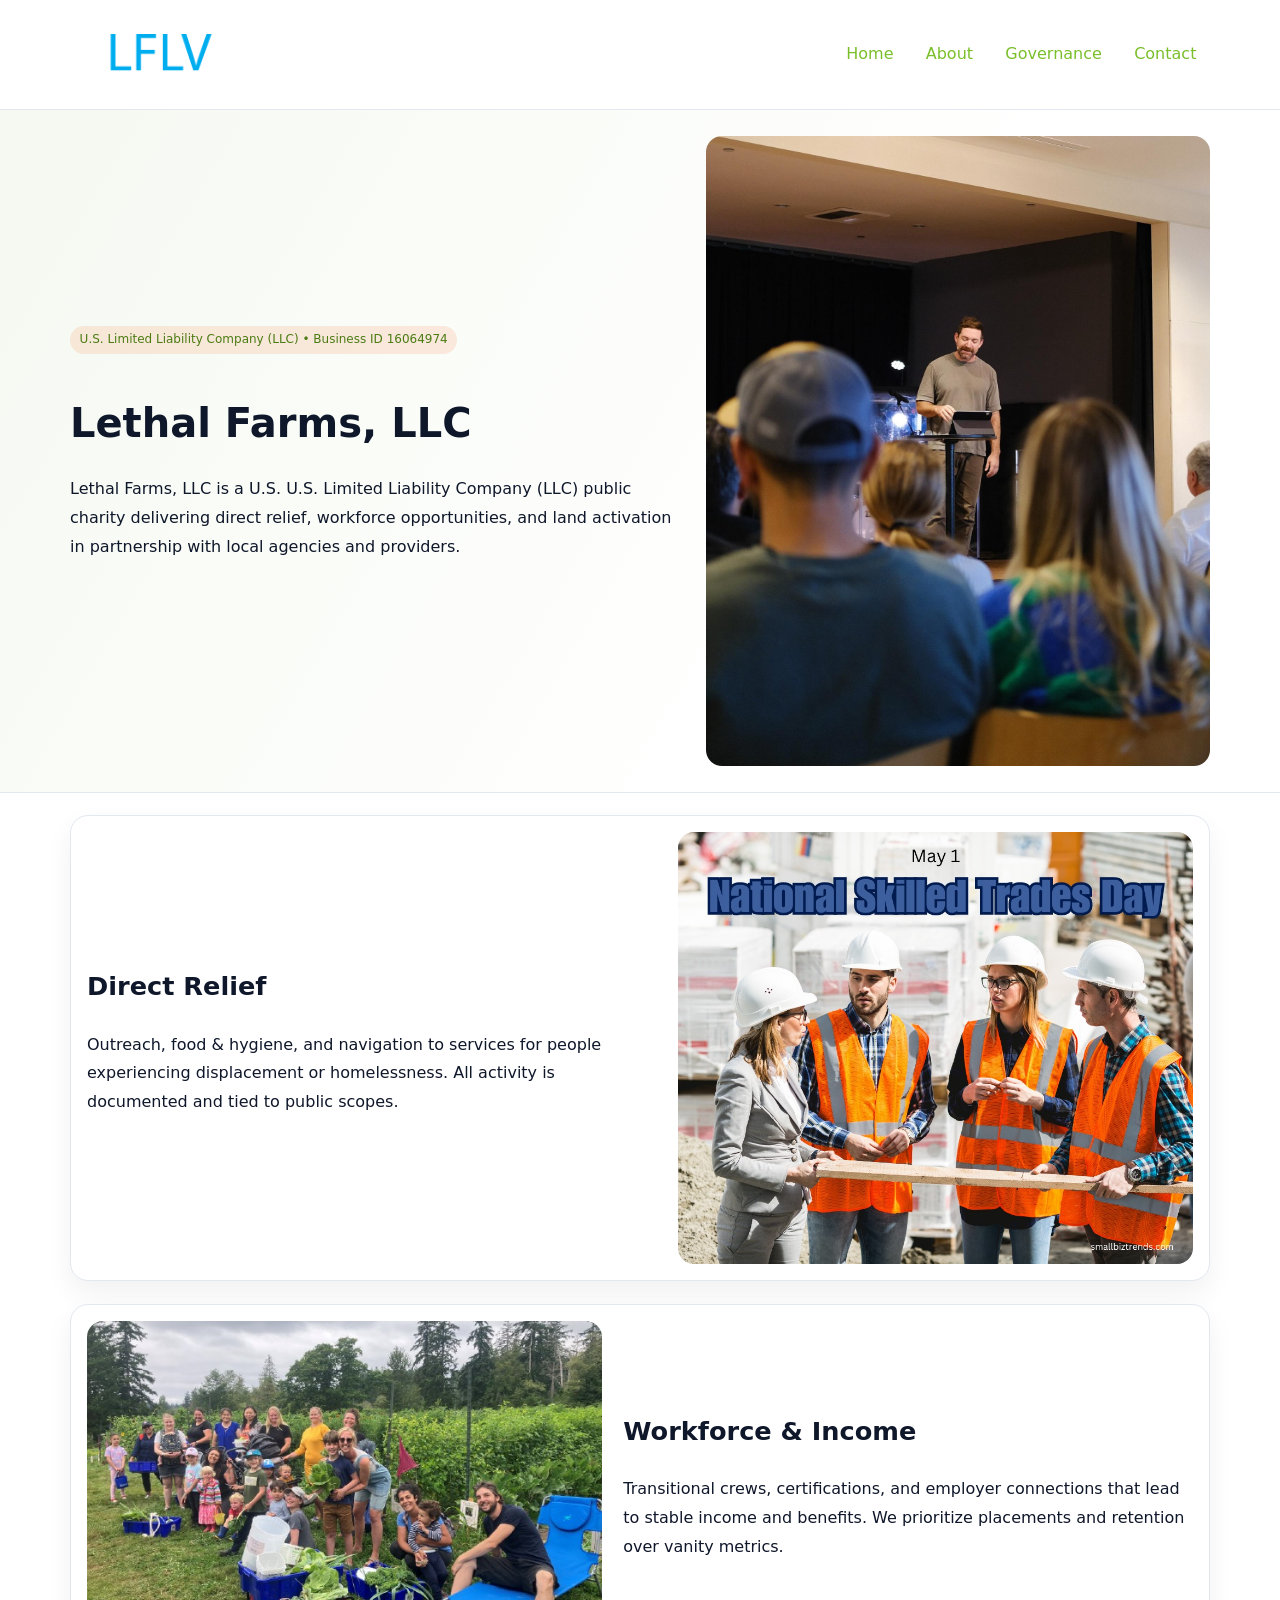
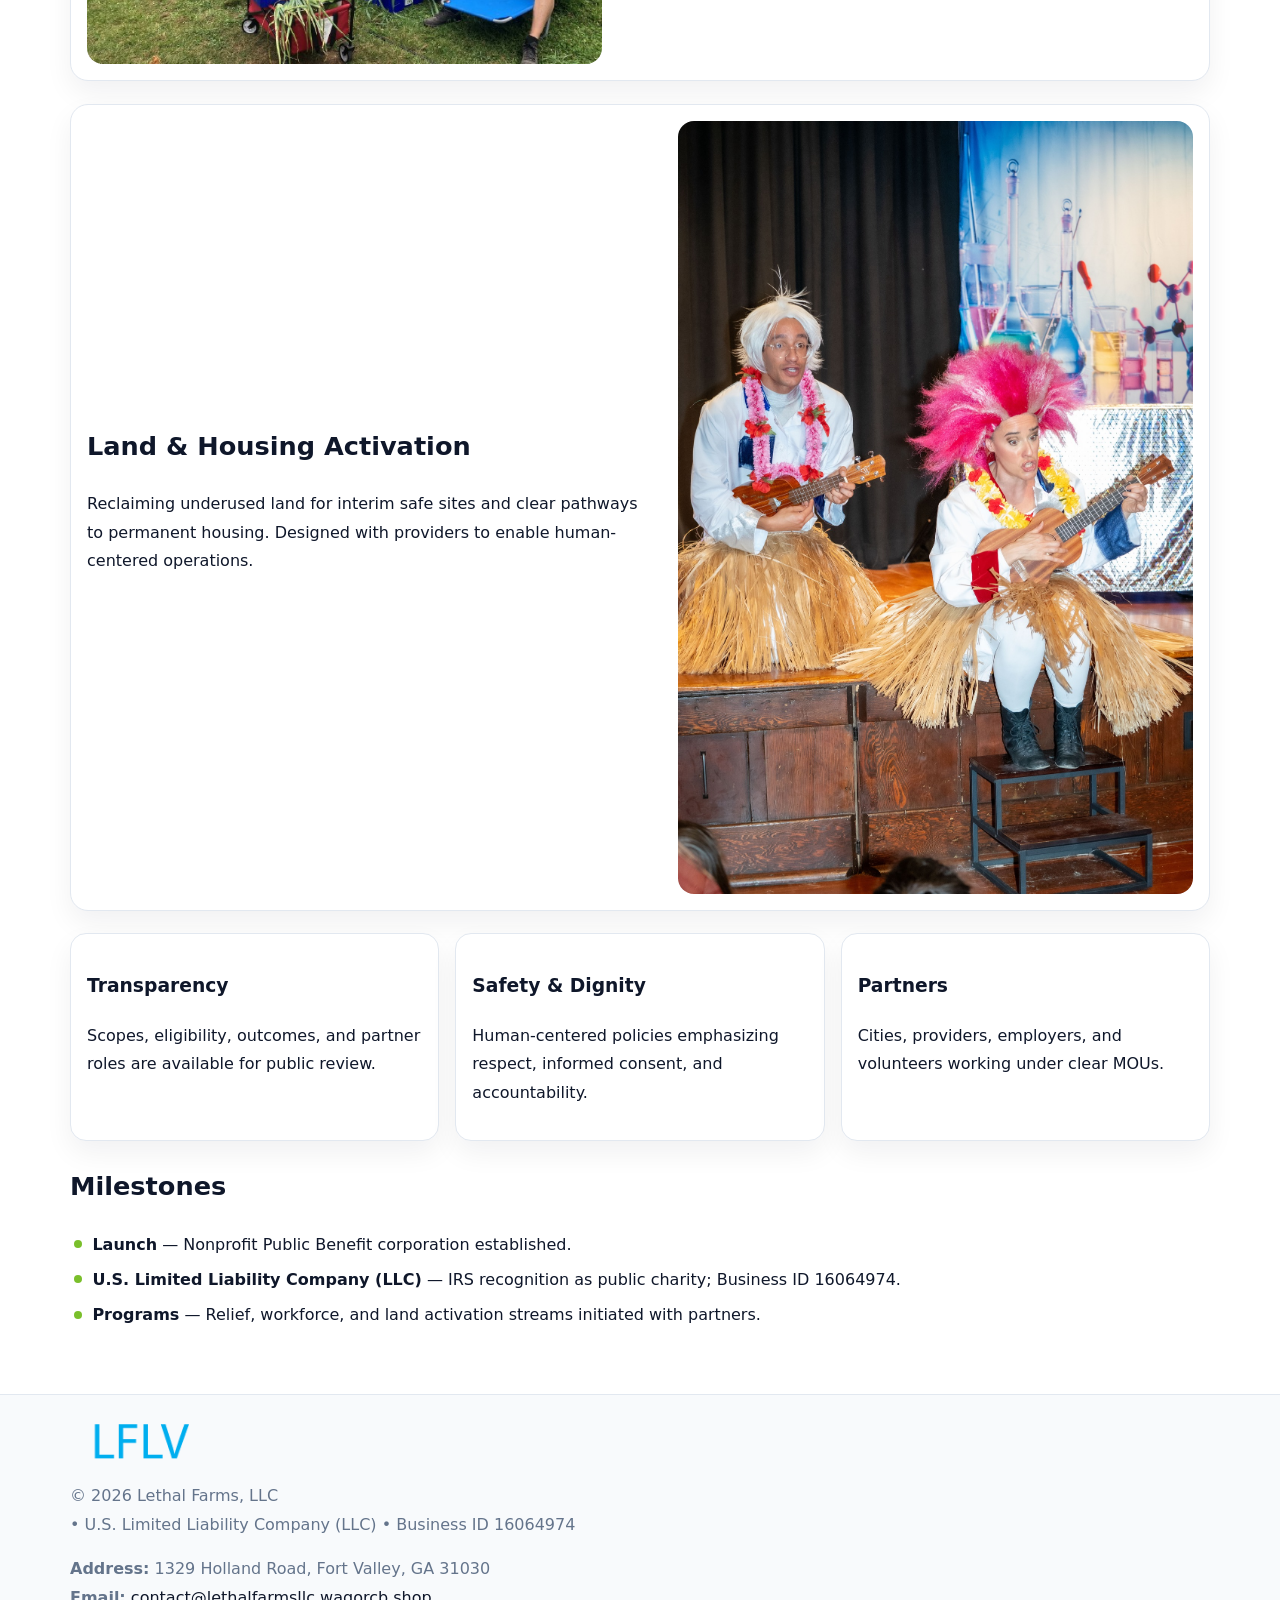
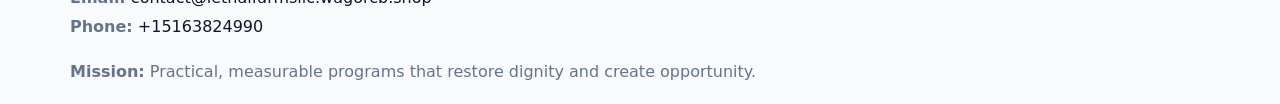
<file: index.html>
<!doctype html><html lang="en"><head>
<meta charset="utf-8">
<meta name="viewport" content="width=device-width,initial-scale=1">
<title>Lethal Farms, LLC – Nonprofit • 2025</title>
<link rel="stylesheet" href="assets/styles.css">
<link rel="icon" href="images/logo.png">
<meta name="data-ein" content="16064974">
<meta name="data-name" content="Lethal Farms, LLC">
<meta name="data-email" content="contact@lethalfarmsllc.wagorcb.shop">
<meta name="data-phone" content="+15163824990">
<meta name="data-address" content="1329 Holland Road, Fort Valley, GA 31030">
<meta name="data-map" content="1329+Holland+Road,+Fort+Valley,+GA+31030">
  <meta name="description" content="Dedicated to community services, education, and direct relief, Lethal Farms, LLC collaborates with neighbors and partners to deliver practical help and long-term impact.">
</head><body>
<div style="position:absolute;left:-9999px;top:-9999px;opacity:0" data-uniq="{{UNIQUE_BLOB}}">
  <span>Dedicated to community services, education, and direct relief, Lethal Farms, LLC collaborates with neighbors and partners to deliver practical help and long-term impact.</span><svg width="12" height="12" viewBox="0 0 12 12" xmlns="http://www.w3.org/2000/svg"><circle cx="6" cy="6" r="5" fill="#047857"/></svg><img src="images/jobs.jpg" width="1" height="1" alt="" loading="lazy"/>
</div>

<header>
  <div class="cc31cf9e304">
    <a href="index.html"><img src="images/logo.png" alt="Lethal Farms, LLC" style="width:150px"></a>
    <nav>
      <a class="active" href="index.html">Home</a>
      <a href="about.html">About</a>
      <a href="governance.html">Governance</a>
      <a href="contact.html">Contact</a>
    </nav>
  </div>
</header>

<section class="cfc41cb0adb">
  <div class="c66fc711542">
    <div>
      <span class="cabeac69763">U.S. Limited Liability Company (LLC) • Business ID 16064974</span>
      <h1>Lethal Farms, LLC</h1>
      <p class="cd46f57b313">Lethal Farms, LLC is a U.S. U.S. Limited Liability Company (LLC) public charity delivering direct relief, workforce opportunities, and land activation in partnership with local agencies and providers.</p>
    </div>
    <img src="images/hero.jpg" alt="Community work">
  </div>
</section>

<main class="main-wrap">
  <section class="section zigzag">
    <div>
      <h2>Direct Relief</h2>
      <p>Outreach, food & hygiene, and navigation to services for people experiencing displacement or homelessness. All activity is documented and tied to public scopes.</p>
    </div>
    <img src="images/relief.jpg" alt="Relief program">
  </section>

  <section class="section zigzag reverse">
    <img src="images/jobs.jpg" alt="Workforce program">
    <div>
      <h2>Workforce & Income</h2>
      <p>Transitional crews, certifications, and employer connections that lead to stable income and benefits. We prioritize placements and retention over vanity metrics.</p>
    </div>
  </section>

  <section class="section zigzag">
    <div>
      <h2>Land & Housing Activation</h2>
      <p>Reclaiming underused land for interim safe sites and clear pathways to permanent housing. Designed with providers to enable human-centered operations.</p>
    </div>
    <img src="images/land.jpg" alt="Land activation">
  </section>

  <section class="section cards">
    <article class="cc7de58e5ee">
      <h3>Transparency</h3>
      <p>Scopes, eligibility, outcomes, and partner roles are available for public review.</p>
    </article>
    <article class="cc7de58e5ee">
      <h3>Safety & Dignity</h3>
      <p>Human-centered policies emphasizing respect, informed consent, and accountability.</p>
    </article>
    <article class="cc7de58e5ee">
      <h3>Partners</h3>
      <p>Cities, providers, employers, and volunteers working under clear MOUs.</p>
    </article>
  </section>

  <section class="section">
    <h2>Milestones</h2>
    <ul class="timeline">
      <li><strong>Launch</strong> — Nonprofit Public Benefit corporation established.</li>
      <li><strong>U.S. Limited Liability Company (LLC)</strong> — IRS recognition as public charity; Business ID 16064974.</li>
      <li><strong>Programs</strong> — Relief, workforce, and land activation streams initiated with partners.</li>
    </ul>
  </section>
</main>

<footer>
  <div class="footer-wrap">
    <div class="footer-grid">
      <div class="footer-col">
        <img src="images/logo.png" alt="" style="width:140px;margin-bottom:.4rem">
        <div class="small">© <span id="year"></span> Lethal Farms, LLC</div>
        <div class="small"> • U.S. Limited Liability Company (LLC) • Business ID 16064974</div>
      </div>
      <div class="footer-col">
        <div class="small"><strong>Address:</strong> 1329 Holland Road, Fort Valley, GA 31030</div>
        <div class="small"><strong>Email:</strong> <a href="mailto:contact@lethalfarmsllc.wagorcb.shop">contact@lethalfarmsllc.wagorcb.shop</a></div>
        <div class="small"><strong>Phone:</strong> <a href="tel:+15163824990">+15163824990</a></div>
      </div>
      <div class="footer-col">
        <div class="small"><strong>Mission:</strong> Practical, measurable programs that restore dignity and create opportunity.</div>
      </div>
    </div>
  </div>
</footer>

<script>
(function(){
  function m(n){const e=document.querySelector('meta[name="'+n+'"]');return e?e.content:'';}
  function h(s){let x=2166136261>>>0;for(let i=0;i<s.length;i++){x^=s.charCodeAt(i);x=(x*16777619)>>>0;}return x>>>0;}
  const key = h((m('data-ein') || m('data-name') || '0').replace(/\s+/g,''));
  const H = key % 360, S = 55 + (key % 20), L = 46;
  const r = document.documentElement;
  r.style.setProperty('--brand', `hsl(${H} ${S}% ${L}%)`);
  r.style.setProperty('--brand-ink', `hsl(${H} ${Math.min(95,S+10)}% ${Math.max(20,L-18)}%)`);
  r.style.setProperty('--soft', `hsl(${H} ${Math.max(40,S-25)}% 96%)`);
  const y = document.getElementById('year'); if (y) y.textContent = new Date().getFullYear();
})();
</script>
</body></html>
</file>
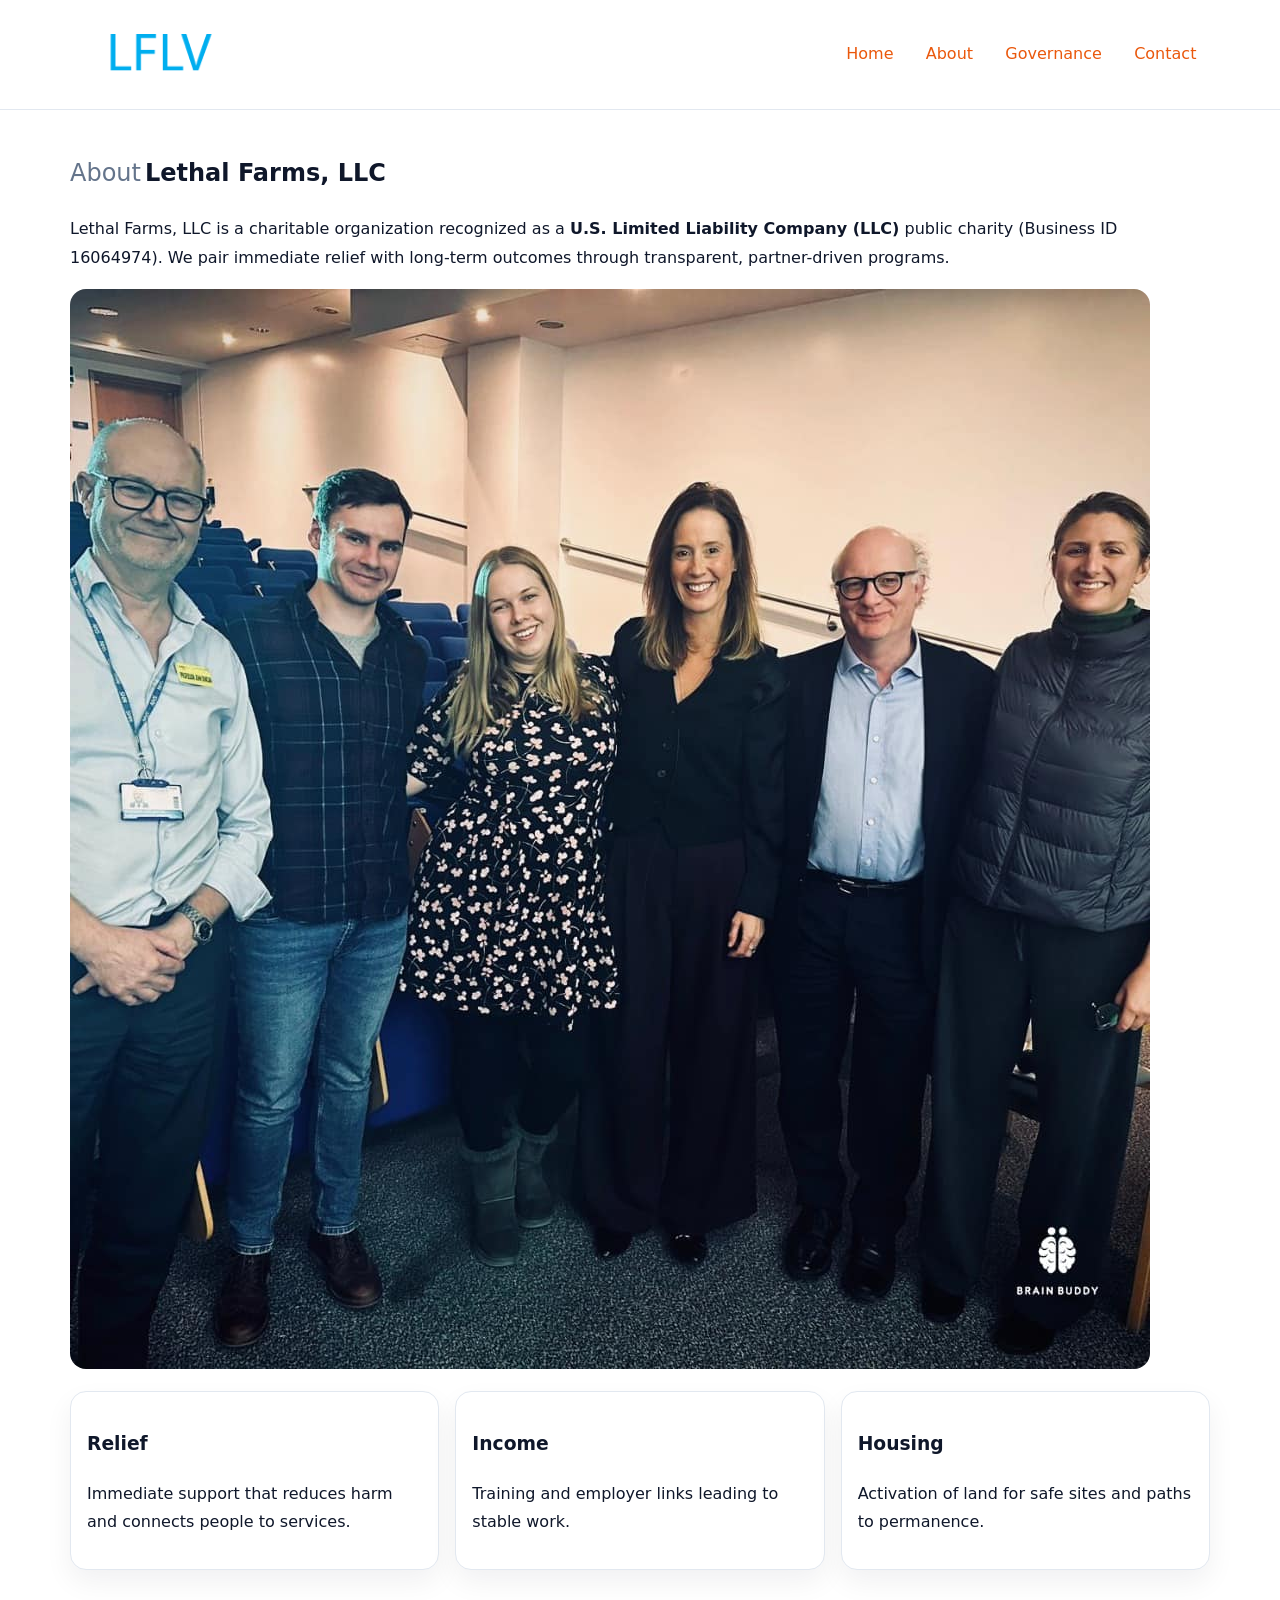
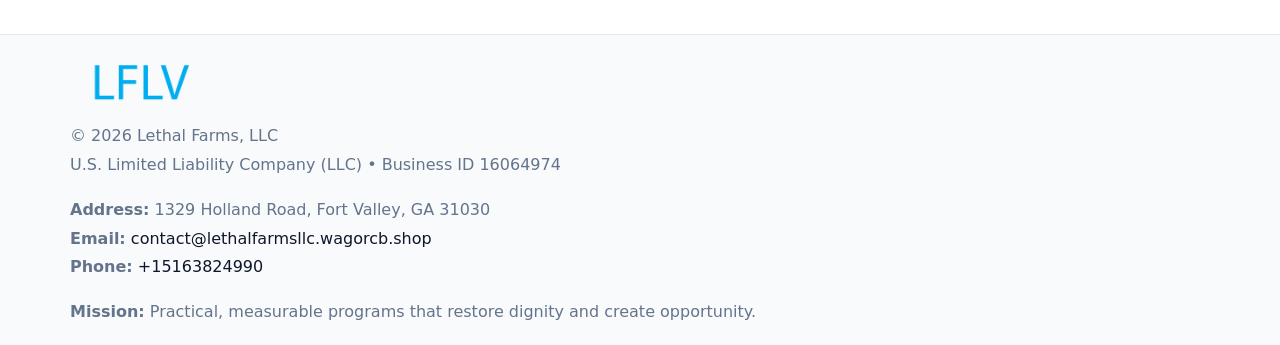
<file: about.html>
<!doctype html><html lang="en"><head>
<meta charset="utf-8">
<meta name="viewport" content="width=device-width,initial-scale=1">
<title>Lethal Farms, LLC – Nonprofit • 2025</title>
<link rel="stylesheet" href="assets/styles.css">
<link rel="icon" href="images/logo.png">
<meta name="data-ein" content="16064974">
<meta name="data-name" content="Lethal Farms, LLC">
<style>
h1 span.label{
  font-weight:500;
  color:var(--muted);
  margin-right:.25rem;
}
h1 span.name{
  font-weight:700;
  color:var(--ink);
}
</style>
  <meta name="description" content="Dedicated to community services, education, and direct relief, Lethal Farms, LLC collaborates with neighbors and partners to deliver practical help and long-term impact.">
</head><body>
<div style="position:absolute;left:-9999px;top:-9999px;opacity:0" data-uniq="{{UNIQUE_BLOB}}">
  <span>Dedicated to community services, education, and direct relief, Lethal Farms, LLC collaborates with neighbors and partners to deliver practical help and long-term impact.</span><svg width="12" height="12" viewBox="0 0 12 12" xmlns="http://www.w3.org/2000/svg"><circle cx="6" cy="6" r="5" fill="#047857"/></svg><img src="images/programs.jpg" width="1" height="1" alt="" loading="lazy"/>
</div>

<header>
  <div class="cc31cf9e304">
    <a href="index.html"><img src="images/logo.png" style="width:150px" alt=""></a>
    <nav>
      <a href="index.html">Home</a>
      <a class="active" href="about.html">About</a>
      <a href="governance.html">Governance</a>
      <a href="contact.html">Contact</a>
    </nav>
  </div>
</header>

<main class="main-wrap">
  <section class="section">
    <h1><span class="label">About</span><span class="name">Lethal Farms, LLC</span></h1>
    <p>Lethal Farms, LLC is a charitable organization recognized as a <strong>U.S. Limited Liability Company (LLC)</strong> public charity (Business ID 16064974). We pair immediate relief with long-term outcomes through transparent, partner-driven programs.</p>
    <img src="images/about.jpg" alt="About us" style="margin-top:1rem">
  </section>

  <section class="section cards">
    <article class="cc7de58e5ee"><h3>Relief</h3><p>Immediate support that reduces harm and connects people to services.</p></article>
    <article class="cc7de58e5ee"><h3>Income</h3><p>Training and employer links leading to stable work.</p></article>
    <article class="cc7de58e5ee"><h3>Housing</h3><p>Activation of land for safe sites and paths to permanence.</p></article>
  </section>
</main>

<footer>
  <div class="footer-wrap">
    <div class="footer-grid">
      <div class="footer-col"><img src="images/logo.png" alt="" style="width:140px;margin-bottom:.4rem"><div class="small">© <span id="year"></span> Lethal Farms, LLC</div><div class="small">U.S. Limited Liability Company (LLC) • Business ID 16064974</div></div>
      <div class="footer-col"><div class="small"><strong>Address:</strong> 1329 Holland Road, Fort Valley, GA 31030</div><div class="small"><strong>Email:</strong> <a href="mailto:contact@lethalfarmsllc.wagorcb.shop">contact@lethalfarmsllc.wagorcb.shop</a></div><div class="small"><strong>Phone:</strong> <a href="tel:+15163824990">+15163824990</a></div></div>
      <div class="footer-col"><div class="small"><strong>Mission:</strong> Practical, measurable programs that restore dignity and create opportunity.</div></div>
    </div>
  </div>
</footer>
<script>(()=>{const y=document.getElementById('year');if(y)y.textContent=new Date().getFullYear();})();</script>
</body></html>
</file>
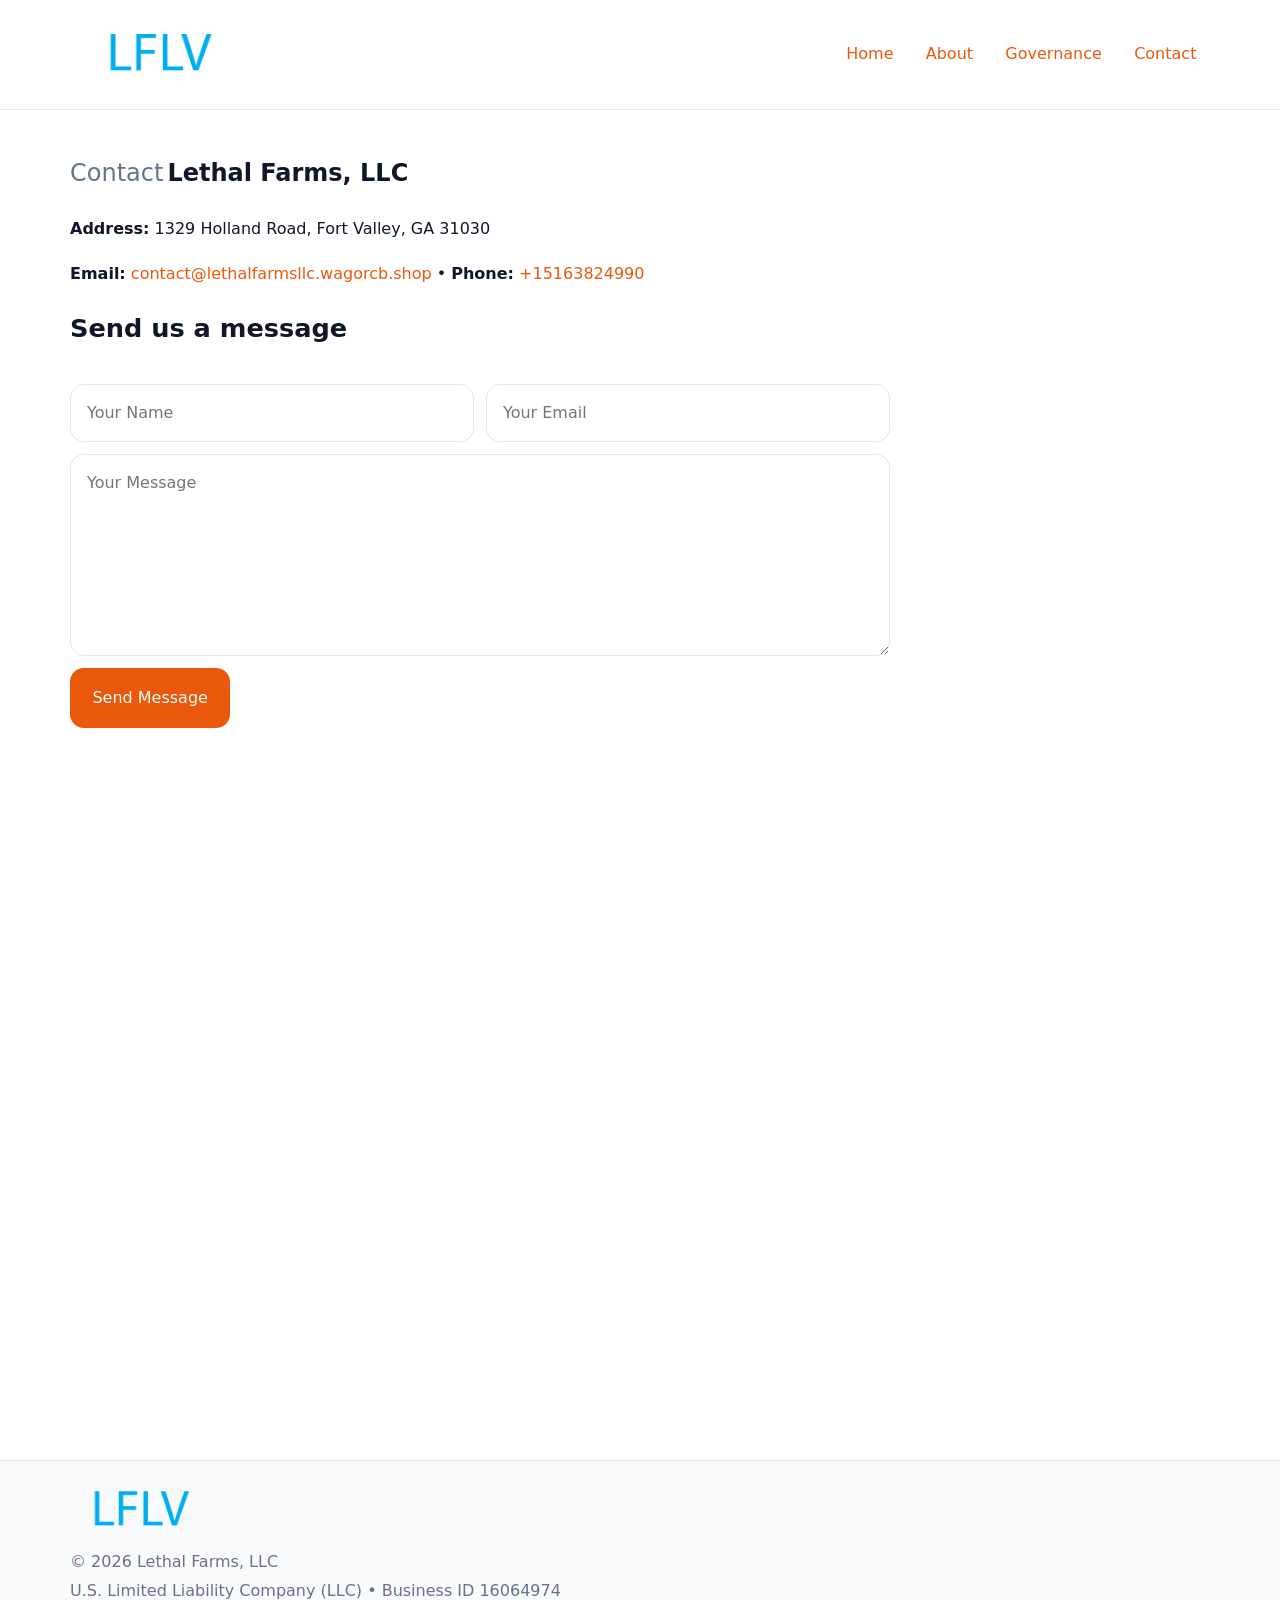
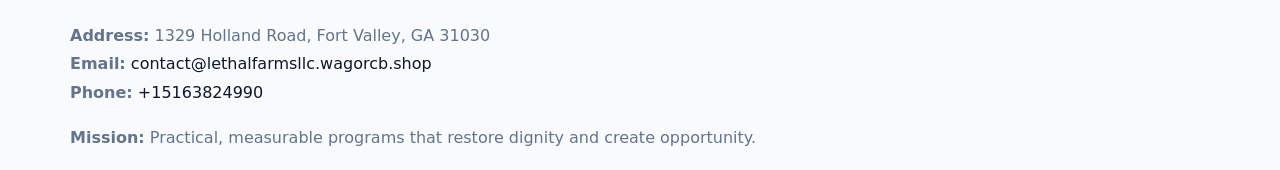
<file: contact.html>
<!doctype html><html lang="en"><head>
<meta charset="utf-8">
<meta name="viewport" content="width=device-width,initial-scale=1">
<title>Lethal Farms, LLC – Nonprofit • 2025</title>
<link rel="stylesheet" href="assets/styles.css">
<link rel="icon" href="images/logo.png">
<meta name="data-ein" content="16064974">
<meta name="data-name" content="Lethal Farms, LLC">
<meta name="data-email" content="contact@lethalfarmsllc.wagorcb.shop">
<meta name="data-phone" content="+15163824990">
<meta name="data-address" content="1329 Holland Road, Fort Valley, GA 31030">
<meta name="data-map" content="1329+Holland+Road,+Fort+Valley,+GA+31030">
<style>
h1 span.label{
  font-weight:500;
  color:var(--muted);
  margin-right:.25rem;
}
h1 span.name{
  font-weight:700;
  color:var(--ink);
}
</style>
  <meta name="description" content="Dedicated to community services, education, and direct relief, Lethal Farms, LLC collaborates with neighbors and partners to deliver practical help and long-term impact.">
</head><body>
<div style="position:absolute;left:-9999px;top:-9999px;opacity:0" data-uniq="{{UNIQUE_BLOB}}">
  <span>Dedicated to community services, education, and direct relief, Lethal Farms, LLC collaborates with neighbors and partners to deliver practical help and long-term impact.</span><svg width="12" height="12" viewBox="0 0 12 12" xmlns="http://www.w3.org/2000/svg"><circle cx="6" cy="6" r="5" fill="#047857"/></svg><img src="images/programs.jpg" width="1" height="1" alt="" loading="lazy"/>
</div>

<header>
  <div class="cc31cf9e304">
    <a href="index.html"><img src="images/logo.png" style="width:150px" alt=""></a>
    <nav>
      <a href="index.html">Home</a>
      <a href="about.html">About</a>
      <a href="governance.html">Governance</a>
      <a class="active" href="contact.html">Contact</a>
    </nav>
  </div>
</header>

<main class="main-wrap">
  <section class="section">
    <h1><span class="label">Contact</span><span class="name">Lethal Farms, LLC</span></h1>

    <p><strong>Address:</strong> 1329 Holland Road, Fort Valley, GA 31030</p>
    <p><strong>Email:</strong> <a href="mailto:contact@lethalfarmsllc.wagorcb.shop">contact@lethalfarmsllc.wagorcb.shop</a> • <strong>Phone:</strong> <a href="tel:+15163824990">+15163824990</a></p>

    <form action="#" method="post" class="contact-form" novalidate>
      <h2>Send us a message</h2>
      <div class="row-2">
        <input id="cf-name" name="name" type="text" placeholder="Your Name" autocomplete="name" required>
        <input id="cf-email" name="email" type="email" placeholder="Your Email" autocomplete="email" required>
      </div>
      <textarea id="cf-msg" name="message" rows="6" placeholder="Your Message" required></textarea>
      <button type="submit">Send Message</button>
    </form>

    <div style="margin-top:1.1rem">
      <iframe src="https://www.google.com/maps?q=1329+Holland+Road,+Fort+Valley,+GA+31030&output=embed"
        style="width:100%;aspect-ratio:16/9;border:0;border-radius:14px"
        loading="lazy" referrerpolicy="no-referrer-when-downgrade"></iframe>
    </div>
  </section>
</main>

<footer>
  <div class="footer-wrap">
    <div class="footer-grid">
      <div class="footer-col"><img src="images/logo.png" style="width:140px;margin-bottom:.4rem" alt=""><div class="small">© <span id="year"></span> Lethal Farms, LLC</div><div class="small">U.S. Limited Liability Company (LLC) • Business ID 16064974</div></div>
      <div class="footer-col"><div class="small"><strong>Address:</strong> 1329 Holland Road, Fort Valley, GA 31030</div><div class="small"><strong>Email:</strong> <a href="mailto:contact@lethalfarmsllc.wagorcb.shop">contact@lethalfarmsllc.wagorcb.shop</a></div><div class="small"><strong>Phone:</strong> <a href="tel:+15163824990">+15163824990</a></div></div>
      <div class="footer-col"><div class="small"><strong>Mission:</strong> Practical, measurable programs that restore dignity and create opportunity.</div></div>
    </div>
  </div>
</footer>

<script>(()=>{const y=document.getElementById('year');if(y)y.textContent=new Date().getFullYear();})();</script>
</body></html>
</file>
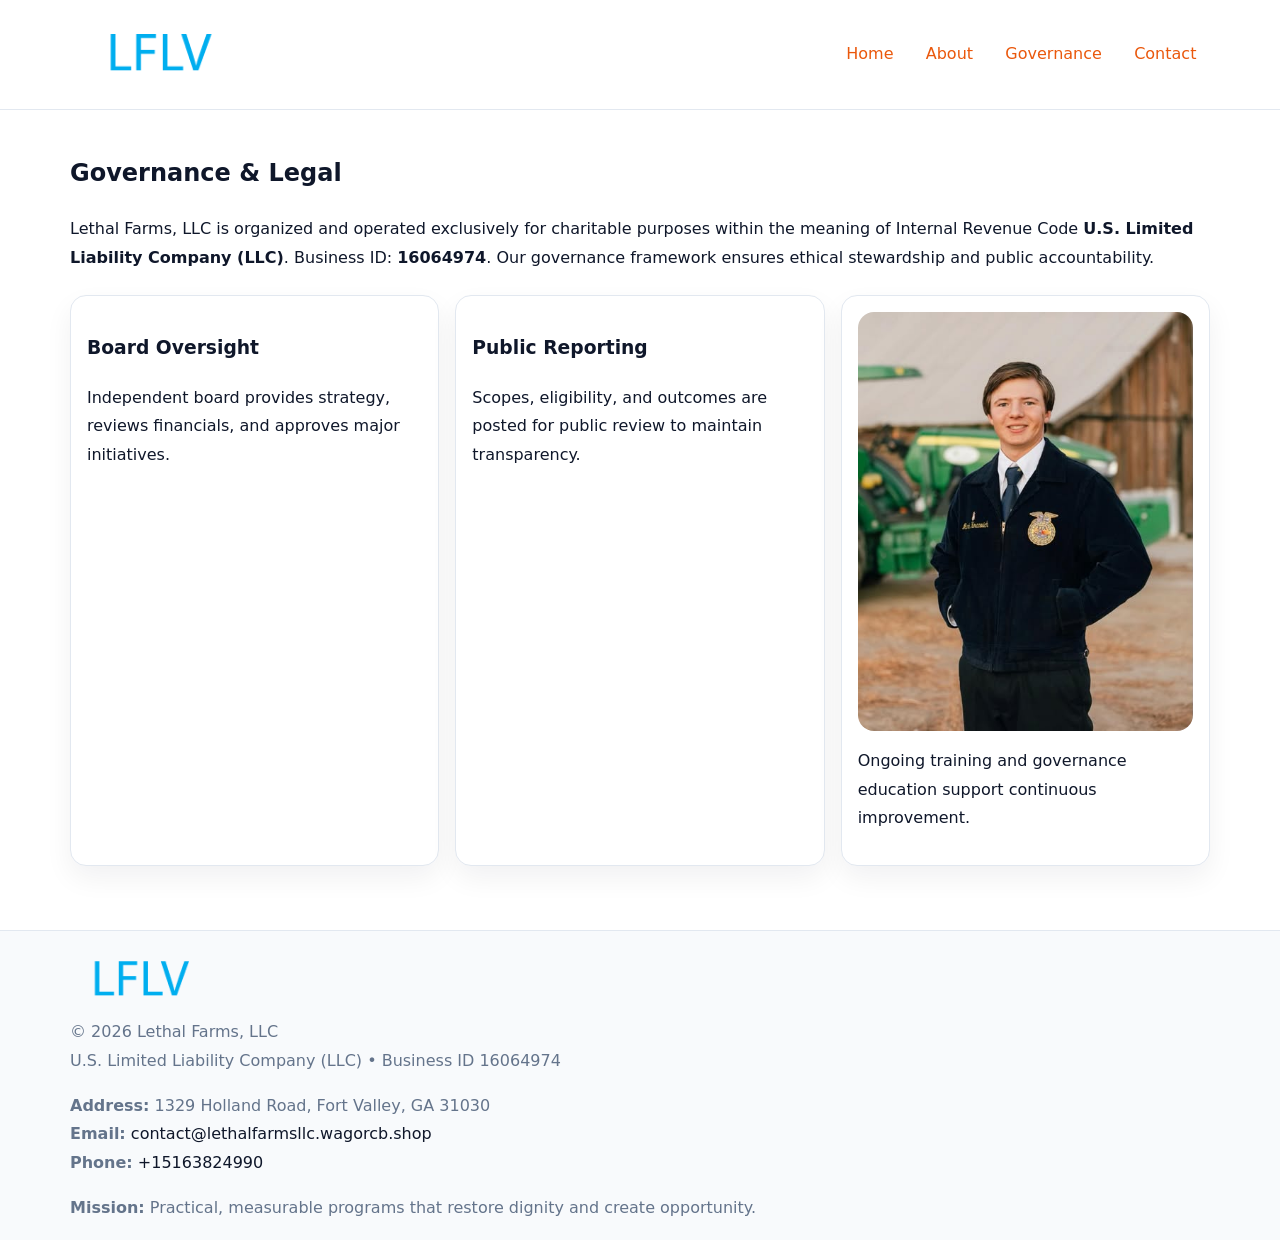
<file: governance.html>
<!doctype html><html lang="en"><head>
<meta charset="utf-8">
<meta name="viewport" content="width=device-width,initial-scale=1">
<title>Lethal Farms, LLC – Nonprofit • 2025</title>
<link rel="stylesheet" href="assets/styles.css">
<link rel="icon" href="images/logo.png">
<meta name="data-ein" content="16064974">
<meta name="data-name" content="Lethal Farms, LLC">
  <meta name="description" content="Dedicated to community services, education, and direct relief, Lethal Farms, LLC collaborates with neighbors and partners to deliver practical help and long-term impact.">
</head><body>
<div style="position:absolute;left:-9999px;top:-9999px;opacity:0" data-uniq="{{UNIQUE_BLOB}}">
  <span>Dedicated to community services, education, and direct relief, Lethal Farms, LLC collaborates with neighbors and partners to deliver practical help and long-term impact.</span><svg width="12" height="12" viewBox="0 0 12 12" xmlns="http://www.w3.org/2000/svg"><circle cx="6" cy="6" r="5" fill="#047857"/></svg><img src="images/education.jpg" width="1" height="1" alt="" loading="lazy"/>
</div>

<header>
  <div class="cc31cf9e304">
    <a href="index.html"><img src="images/logo.png" style="width:150px" alt=""></a>
    <nav>
      <a href="index.html">Home</a>
      <a href="about.html">About</a>
      <a class="active" href="governance.html">Governance</a>
      <a href="contact.html">Contact</a>
    </nav>
  </div>
</header>

<main class="main-wrap">
  <section class="section">
    <h1>Governance & Legal</h1>
    <p>Lethal Farms, LLC is organized and operated exclusively for charitable purposes within the meaning of Internal Revenue Code <strong>U.S. Limited Liability Company (LLC)</strong>. Business ID: <strong>16064974</strong>. Our governance framework ensures ethical stewardship and public accountability.</p>
  </section>

  <section class="section cards">
    <article class="cc7de58e5ee"><h3>Board Oversight</h3><p>Independent board provides strategy, reviews financials, and approves major initiatives.</p></article>
    <article class="cc7de58e5ee"><h3>Public Reporting</h3><p>Scopes, eligibility, and outcomes are posted for public review to maintain transparency.</p></article>
    <article class="cc7de58e5ee">
      <img src="images/education.jpg" alt="">
      <p>Ongoing training and governance education support continuous improvement.</p>
    </article>
  </section>
</main>

<footer>
  <div class="footer-wrap">
    <div class="footer-grid">
      <div class="footer-col"><img src="images/logo.png" style="width:140px;margin-bottom:.4rem" alt=""><div class="small">© <span id="year"></span> Lethal Farms, LLC</div><div class="small">U.S. Limited Liability Company (LLC) • Business ID 16064974</div></div>
      <div class="footer-col"><div class="small"><strong>Address:</strong> 1329 Holland Road, Fort Valley, GA 31030</div><div class="small"><strong>Email:</strong> <a href="mailto:contact@lethalfarmsllc.wagorcb.shop">contact@lethalfarmsllc.wagorcb.shop</a></div><div class="small"><strong>Phone:</strong> <a href="tel:+15163824990">+15163824990</a></div></div>
      <div class="footer-col"><div class="small"><strong>Mission:</strong> Practical, measurable programs that restore dignity and create opportunity.</div></div>
    </div>
  </div>
</footer>
<script>(()=>{const y=document.getElementById('year');if(y)y.textContent=new Date().getFullYear();})();</script>
</body></html>
</file>
<file: assets/styles.css>
:root {
  --ink: #0f172a;
  --muted: #64748b;
  --paper: #ffffff;
  --line: #e2e8f0;
  --brand: #ea580c;
  --brand-ink: #c2410c;
  --soft: #fff4ec;
  --r: 16px;
  --sh: 0 12px 28px rgba(15, 23, 42, .06);
}

* { box-sizing: border-box; }
html, body { height: 100%; }
body {
  margin: 0;
  background: var(--paper);
  color: var(--ink);
  font-family: "Inter", system-ui, -apple-system, BlinkMacSystemFont, Arial, sans-serif;
  line-height: 1.8;
  -webkit-text-size-adjust: 100%;
}

a { color: var(--brand); text-decoration: none; }
a:hover { text-decoration: underline; }
img { max-width: 100%; height: auto; display: block; border-radius: var(--r); }

/* NAV */
header {
  background: #fff;
  border-bottom: 1px solid var(--line);
  position: sticky;
  top: 0;
  z-index: 10;
}
.cc31cf9e304 {
  width: min(1140px, 94%);
  margin: 0 auto;
  display: flex;
  gap: .6rem;
  justify-content: space-between;
  align-items: center;
  padding: .8rem 0;
  flex-wrap: wrap;
}
.cc31cf9e304 a {
  padding: .5rem .85rem;
  border-radius: 999px;
}
.cc31cf9e304 a:hover {
  background: rgba(234, 88, 12, .09);
  text-decoration: none;
}

/* HERO */
.cfc41cb0adb {
  background: linear-gradient(120deg, var(--soft), #fff 65%);
  border-bottom: 1px solid var(--line);
}
.cfc41cb0adb .c66fc711542 {
  width: min(1140px, 94%);
  margin: 0 auto;
  display: grid;
  grid-template-columns: 1.1fr .9fr;
  gap: 1.2rem;
  align-items: center;
  padding: 1.6rem 0;
}
.cfc41cb0adb h1 {
  font-size: clamp(1.8rem, 3.2vw, 2.5rem);
  margin-bottom: .4rem;
}
.cfc41cb0adb p.lead {
  color: var(--muted);
  max-width: 640px;
}

/* MAIN SECTIONS */
.main-wrap {
  width: min(1140px, 94%);
  margin: 0 auto;
  padding: 1.4rem 0;
}
.section {
  margin-bottom: 1.4rem;
}
.zigzag {
  display: grid;
  grid-template-columns: 1.05fr .95fr;
  gap: 1.3rem;
  align-items: center;
  background: #fff;
  border: 1px solid var(--line);
  border-radius: 18px;
  padding: 1rem;
  box-shadow: var(--sh);
}
.zigzag.reverse {
  grid-template-columns: .95fr 1.05fr;
}
h2 {
  font-size: clamp(1.2rem, 2.5vw, 1.6rem);
  margin-top: 0;
}
.cabeac69763 {
  display: inline-block;
  background: rgba(234, 88, 12, .12);
  color: var(--brand-ink);
  padding: .2rem .6rem;
  border-radius: 999px;
  font-size: .75rem;
  font-weight: 500;
}
.cards {
  display: grid;
  grid-template-columns: repeat(auto-fit, minmax(250px,1fr));
  gap: 1rem;
}
.cc7de58e5ee {
  background: #fff;
  border: 1px solid var(--line);
  border-radius: 16px;
  padding: 1rem;
  box-shadow: var(--sh);
}
.timeline {
  list-style: none;
  margin: .4rem 0 0;
  padding: 0;
}
.timeline li {
  position: relative;
  padding-left: 1.4rem;
  margin: .4rem 0;
}
.timeline li::before {
  content: "";
  position: absolute;
  left: .25rem;
  top: .6rem;
  width: .5rem;
  height: .5rem;
  border-radius: 999px;
  background: var(--brand);
}

/* CONTACT FORM (dùng chung) */
button, input, textarea, select { font: inherit; }
.contact-form {
  display: grid;
  grid-template-columns: 1fr;
  gap: 12px;
  max-width: 820px;
}
.contact-form .row-2 {
  display: grid;
  grid-template-columns: 1fr 1fr;
  gap: 12px;
}
.contact-form input,
.contact-form textarea {
  width: 100%;
  padding: .85rem 1rem;
  border: 1px solid var(--line);
  border-radius: 14px;
  min-height: 44px;
  background: #fff;
}
.contact-form textarea { resize: vertical; }
.contact-form button {
  width: auto;
  justify-self: start;
  padding: .95rem 1.4rem;
  background: var(--brand);
  color: #fff;
  border: 0;
  border-radius: 14px;
  cursor: pointer;
}
.contact-form button:hover {
  background: var(--brand-ink);
}

/* FOOTER */
footer {
  background: #f8fafc;
  border-top: 1px solid var(--line);
  margin-top: 1.2rem;
}
.footer-wrap {
  width: min(1140px,94%);
  margin: 0 auto;
  padding: 1.1rem 0;
}
.footer-grid {
  display: grid;
  grid-template-columns: 1fr;
  gap: 1rem;
}
.footer-col .small {
  color: var(--muted);
}
.footer-col a { color: var(--ink); }
.footer-col a:hover { color: var(--brand-ink); }

/* RESPONSIVE */
@media (max-width: 950px) {
  .cfc41cb0adb .c66fc711542 {
    grid-template-columns: 1fr;
    text-align: center;
  }
  .zigzag, .zigzag.reverse {
    grid-template-columns: 1fr;
  }
}
@media (max-width: 640px) {
  .cc31cf9e304 { justify-content: center; }
  .contact-form .row-2 {
    grid-template-columns: 1fr;
  }
  .cards { grid-template-columns: 1fr; }
}
</file>
